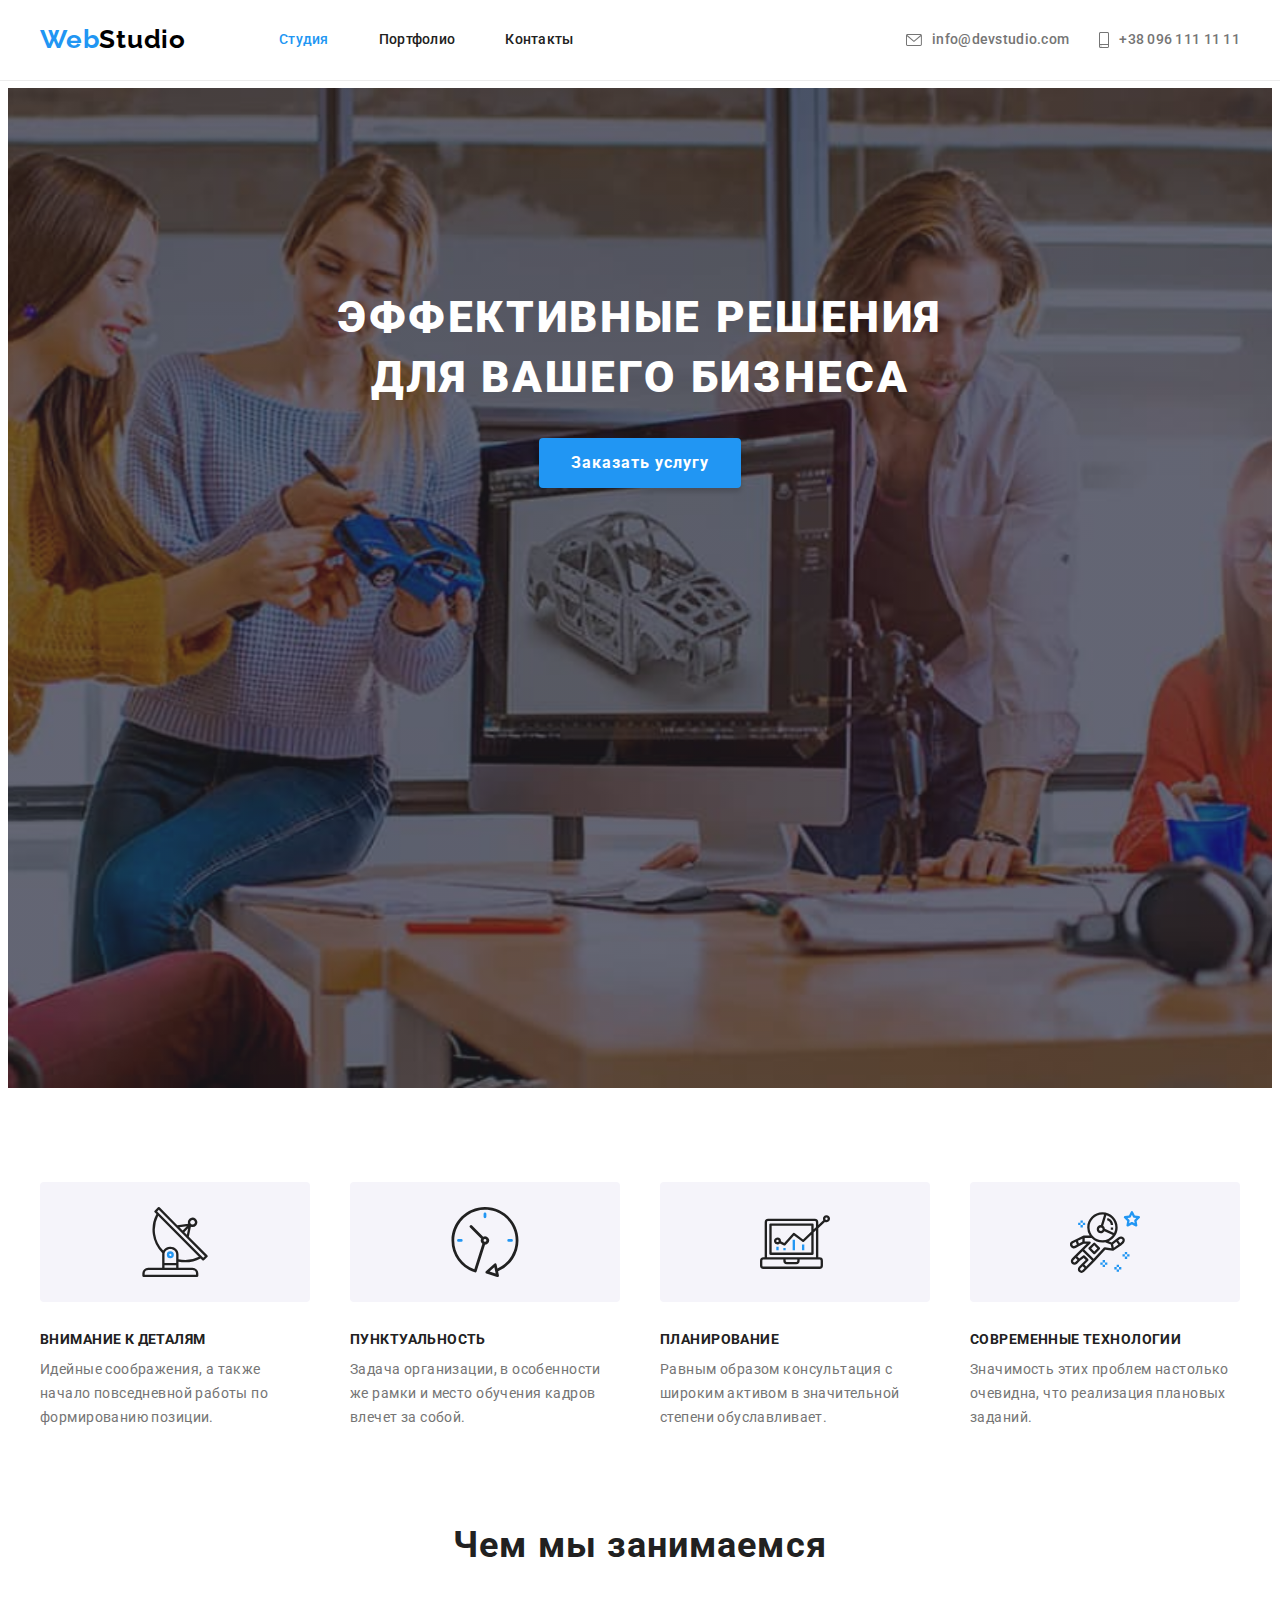
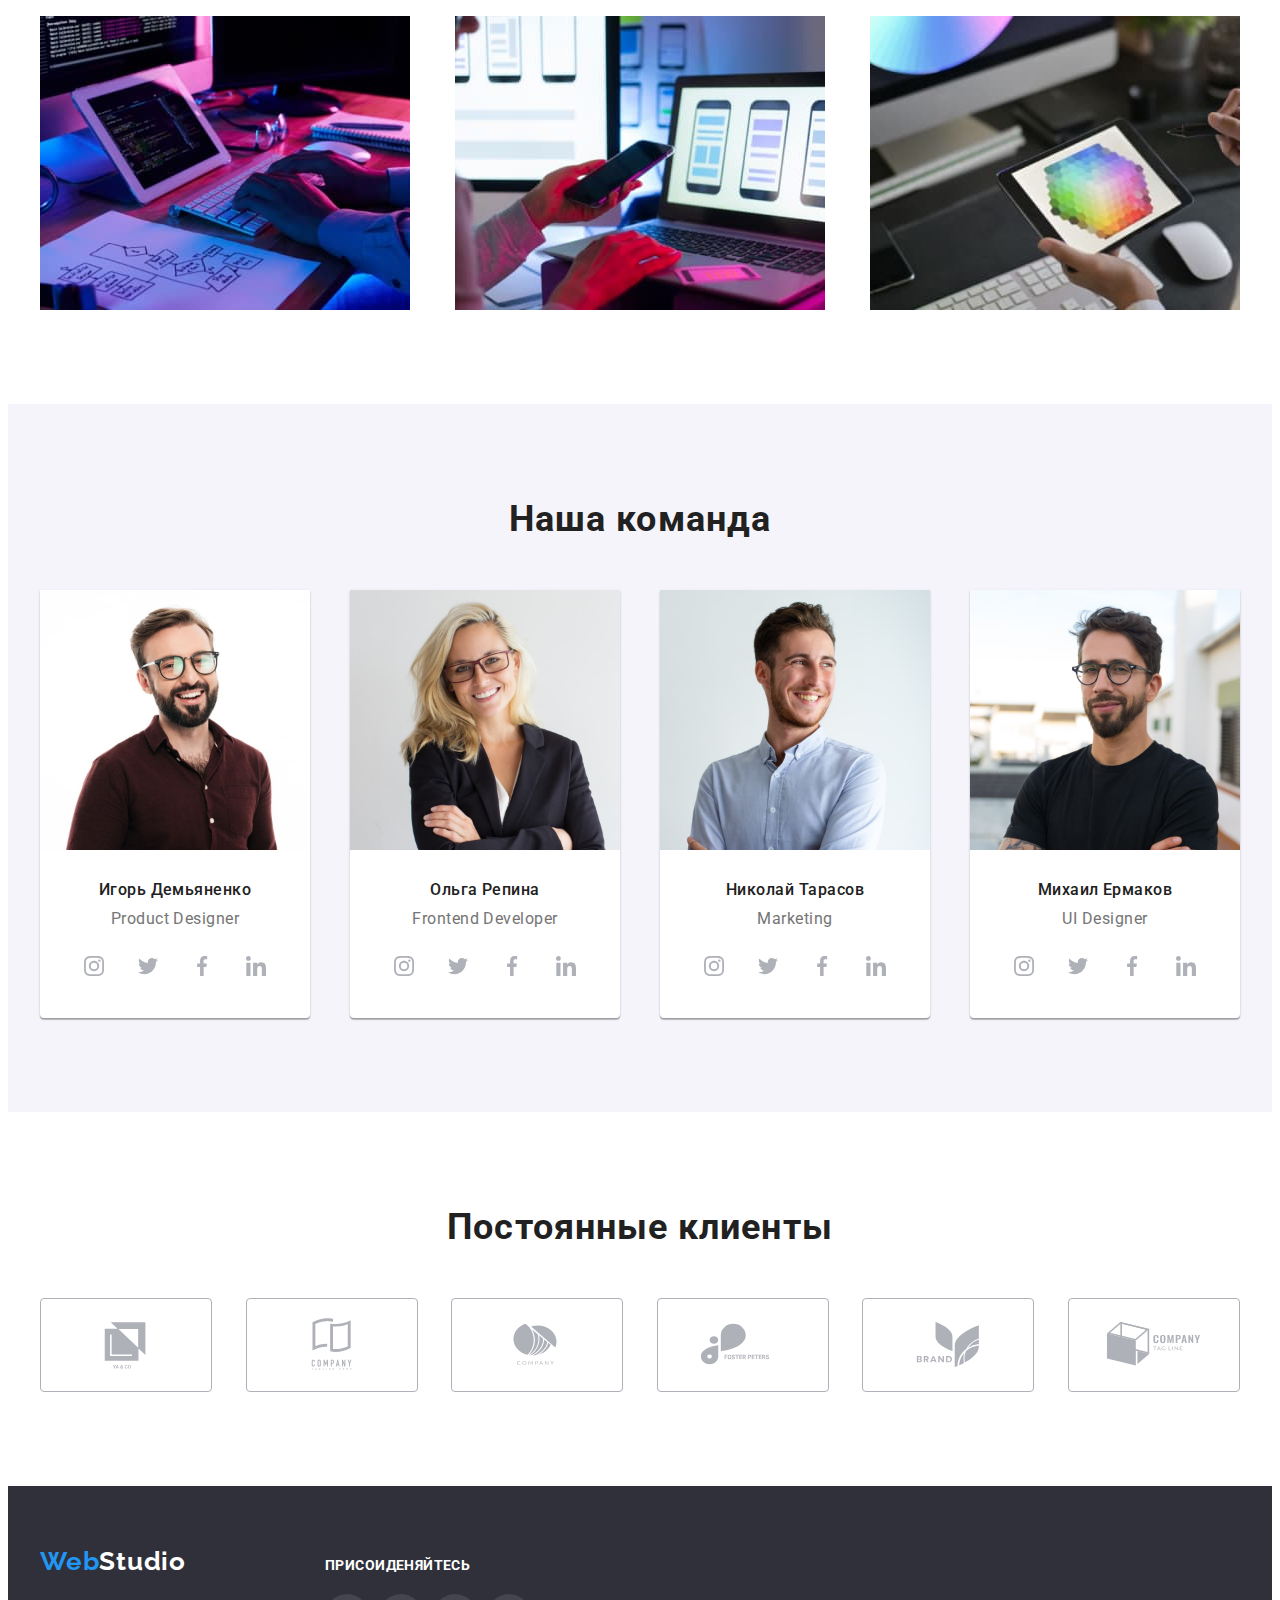
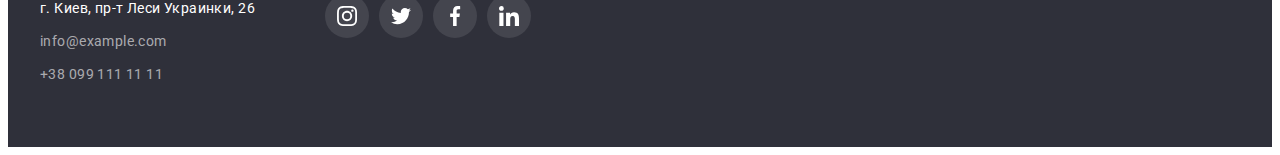
<file: index.html>
<!DOCTYPE html>
<html lang="ru">

<head>
    <meta charset="UTF-8">
    <meta http-equiv="X-UA-Compatible" content="IE=edge">
    <meta name="viewport" content="width=device-width, initial-scale=1.0">
    <title>WebStudio</title>
    <link rel="preconnect" href="https://fonts.googleapis.com">
    <link rel="preconnect" href="https://fonts.gstatic.com" crossorigin>
    <link
        href="https://fonts.googleapis.com/css2?family=Raleway:wght@700&family=Roboto:wght@400;500;700;900&display=swap"
        rel="stylesheet">
    <link rel="stylesheet" href="https://cdnjs.cloudflare.com/ajax/libs/modern-normalize/1.1.0/modern-normalize.min.css"
        integrity="sha512-wpPYUAdjBVSE4KJnH1VR1HeZfpl1ub8YT/NKx4PuQ5NmX2tKuGu6U/JRp5y+Y8XG2tV+wKQpNHVUX03MfMFn9Q=="
        crossorigin="anonymous" referrerpolicy="no-referrer" />

    <link rel="stylesheet" href="styles/styles.css">

</head>

<body>
    <!-- Шапка -->
    <header class="page-header">
        <div class="container header-nav">
            <nav class="page-nav">
                <a href="./index.html" class="header-logo"><span class="logo-first-part">Web</span>Studio</a>

                <ul class="site-nav list">
                    <li class="item"><a href="./index.html" class="link current">Студия</a></li>
                    <li class="item"><a href="./portfolio.html" class="link">Портфолио</a></li>
                    <li class="item"><a href="#main-footer" class="link"> Контакты</a></li>
                </ul>
            </nav>

            <ul class="header-contact list">
                <li class="item">
                    <a href="mailto:info@devstudio.com" class="link mail">
                        <div class="thumb">
                            <svg class="icon" width="16" height="12">
                                <use href="./images/sprite.svg#icon-mail"></use>
                            </svg>
                        </div>
                        info@devstudio.com
                    </a>
                </li>
                <li class=" item">
                    <a href="tel:+380961111111" class="link tel">
                        <div class="thumb">
                            <svg class="icon" width="10" height="16">
                                <use href="./images/sprite.svg#icon-smartphone"></use>
                            </svg>
                        </div>
                        +38 096 111 11 11

                    </a>
                </li>
            </ul>

        </div>
    </header>

    <!-- Тело страницы -->
    <main>
        <!-- Баннер -->
        <section class=" banner">
            <div class="container">
                <h1 class="banner-title">ЭФФЕКТИВНЫЕ РЕШЕНИЯ ДЛЯ ВАШЕГО БИЗНЕСА</h1>
                <button type="button" class="banner-btn">Заказать услугу</button>
            </div>
        </section>

        <!-- Особенности -->
        <section class="section peculiarities">
            <div class="container">
                <!-- Скрытый заголовок -->
                <h2 class="section-title visually-hidden">ОСОБЕННОСТИ</h2>
                <ul class="peculiarities-list list">
                    <li class="item">
                        <div class="thumb">
                            <svg class="icon" width="70" height="70">
                                <use href="./images/sprite.svg#icon-peculiarities-antenna">
                                </use>
                            </svg>
                        </div>
                        <h3 class="title">Внимание к деталям</h3>
                        <p class="text">Идейные соображения, а также начало повседневной
                            работы по
                            формированию позиции.</p>
                    </li>
                    <li class="item">
                        <div class="thumb">
                            <svg class="icon" width="70" height="70">
                                <use href="./images/sprite.svg#icon-peculiarities-clock">
                                </use>
                            </svg>
                        </div>
                        <h3 class="title">ПУНКТУАЛЬНОСТЬ</h3>
                        <p class="text">Задача организации, в особенности же рамки и место
                            обучения
                            кадров влечет за собой.</p>
                    </li>
                    <li class="item">
                        <div class="thumb">
                            <svg class="icon" width="70" height="70">
                                <use href="./images/sprite.svg#icon-peculiarities-diagram">
                                </use>
                            </svg>
                        </div>
                        <h3 class="title">ПЛАНИРОВАНИЕ</h3>
                        <p class="text">Равным образом консультация с широким активом в
                            значительной
                            степени обуславливает.</p>
                    </li>
                    <li class="item">
                        <div class="thumb">
                            <svg class="icon" width="70" height="70">
                                <use href="./images/sprite.svg#icon-peculiarities-astronaut">
                                </use>
                            </svg>
                        </div>
                        <h3 class="title">СОВРЕМЕННЫЕ ТЕХНОЛОГИИ</h3>
                        <p class="text">Значимость этих проблем настолько очевидна, что
                            реализация
                            плановых заданий.</p>
                    </li>

                </ul>
            </div>
        </section>

        <!-- Чем мы занимаемся -->
        <section class="section work">
            <div class="container">
                <h2 class="section-title">Чем мы занимаемся</h2>
                <ul class="work-list list">
                    <li>
                        <img src="./images/box1.jpg" alt="Написание веб сайтов" width="370" height="294">

                    </li>
                    <li>
                        <img src="./images/box2.jpg" alt="Написание прложений" width="370" height="294">
                    </li>
                    <li>
                        <img src="./images/box3.jpg" alt="Дизайн" width="370" height="294">
                    </li>

                </ul>
            </div>
        </section>

        <!-- Наша команда -->
        <section class=" section team">
            <div class="container">
                <h2 class="section-title">Наша команда</h2>
                <ul class="team-list list">
                    <li class="item">
                        <img src="./images/person1.jpg" class="img" alt="Сотрудник" width="270" height="260">
                        <h3 class="title">Игорь Демьяненко</h3>
                        <p class="text" lang="en">Product Designer</p>
                        <div class="team-social">
                            <ul class="team-social-links list">
                                <li class="item">
                                    <a href="https://www.instagram.com/" target="_blank" class="link">
                                        <div class="thumb">
                                            <svg class="icon" width="20" height="20">
                                                <use href="./images/sprite.svg#icon-social-logo-instagram">
                                                </use>
                                            </svg>
                                        </div>
                                    </a>
                                </li>
                                <li class="item">
                                    <a href="https://twitter.com/" target="_blank" class="link">
                                        <div class="thumb">
                                            <svg class="icon" width="20" height="20">
                                                <use href="./images/sprite.svg#icon-social-logo-twitter">
                                                </use>
                                            </svg>
                                        </div>
                                    </a>
                                </li>
                                <li class="item">
                                    <a href="https://www.facebook.com/" target="_blank" class="link">
                                        <div class="thumb">
                                            <svg class="icon" width="20" height="20">
                                                <use href="./images/sprite.svg#icon-social-logo-facebook">
                                                </use>
                                            </svg>
                                        </div>
                                    </a>
                                </li>
                                <li class="item">
                                    <a href="https://www.linkedin.com/" target="_blank" class="link">
                                        <div class="thumb">
                                            <svg class="icon" width="20" height="20">
                                                <use href="./images/sprite.svg#icon-social-logo-linkedin">
                                                </use>
                                            </svg>
                                        </div>
                                    </a>
                                </li>

                            </ul>
                        </div>
                    </li>
                    <li class="item">
                        <img src="./images/person2.jpg" class="img" alt="Сотрудник" width="270" height="260">
                        <h3 class="title">Ольга Репина</h3>
                        <p class="text" lang="en">Frontend Developer</p>
                        <div class="team-social">
                            <ul class="team-social-links list">
                                <li class="item">
                                    <a href="https://www.instagram.com/" target="_blank" class="link">
                                        <div class="thumb">
                                            <svg class="icon" width="20" height="20">
                                                <use href="./images/sprite.svg#icon-social-logo-instagram">
                                                </use>
                                            </svg>
                                        </div>
                                    </a>
                                </li>
                                <li class="item">
                                    <a href="https://twitter.com/" target="_blank" class="link">
                                        <div class="thumb">
                                            <svg class="icon" width="20" height="20">
                                                <use href="./images/sprite.svg#icon-social-logo-twitter">
                                                </use>
                                            </svg>
                                        </div>
                                    </a>
                                </li>
                                <li class="item">
                                    <a href="https://www.facebook.com/" target="_blank" class="link">
                                        <div class="thumb">
                                            <svg class="icon" width="20" height="20">
                                                <use href="./images/sprite.svg#icon-social-logo-facebook">
                                                </use>
                                            </svg>
                                        </div>
                                    </a>
                                </li>
                                <li class="item">
                                    <a href="https://www.linkedin.com/" target="_blank" class="link">
                                        <div class="thumb">
                                            <svg class="icon" width="20" height="20">
                                                <use href="./images/sprite.svg#icon-social-logo-linkedin">
                                                </use>
                                            </svg>
                                        </div>
                                    </a>
                                </li>

                            </ul>
                        </div>
                    </li>
                    <li class="item">
                        <img src="./images/person3.jpg" class="img" alt="Сотрудник" width="270" height="260">
                        <h3 class="title">Николай Тарасов</h3>
                        <p class="text" lang="en">Marketing</p>
                        <div class="team-social">
                            <ul class="team-social-links list">
                                <li class="item">
                                    <a href="https://www.instagram.com/" target="_blank" class="link">
                                        <div class="thumb">
                                            <svg class="icon" width="20" height="20">
                                                <use href="./images/sprite.svg#icon-social-logo-instagram">
                                                </use>
                                            </svg>
                                        </div>
                                    </a>
                                </li>
                                <li class="item">
                                    <a href="https://twitter.com/" target="_blank" class="link">
                                        <div class="thumb">
                                            <svg class="icon" width="20" height="20">
                                                <use href="./images/sprite.svg#icon-social-logo-twitter">
                                                </use>
                                            </svg>
                                        </div>
                                    </a>
                                </li>
                                <li class="item">
                                    <a href="https://www.facebook.com/" target="_blank" class="link">
                                        <div class="thumb">
                                            <svg class="icon" width="20" height="20">
                                                <use href="./images/sprite.svg#icon-social-logo-facebook">
                                                </use>
                                            </svg>
                                        </div>
                                    </a>
                                </li>
                                <li class="item">
                                    <a href="https://www.linkedin.com/" target="_blank" class="link">
                                        <div class="thumb">
                                            <svg class="icon" width="20" height="20">
                                                <use href="./images/sprite.svg#icon-social-logo-linkedin">
                                                </use>
                                            </svg>
                                        </div>
                                    </a>
                                </li>

                            </ul>
                        </div>
                    </li>
                    <li class="item">
                        <img src="./images/person4.jpg" class="img" alt="Сотрудник" width="270" height="260">
                        <h3 class="title">Михаил Ермаков</h3>
                        <p class="text" lang="en">UI Designer</p>
                        <div class="team-social">
                            <ul class="team-social-links list">
                                <li class="item">
                                    <a href="https://www.instagram.com/" target="_blank" class="link">
                                        <div class="thumb">
                                            <svg class="icon" width="20" height="20">
                                                <use href="./images/sprite.svg#icon-social-logo-instagram">
                                                </use>
                                            </svg>
                                        </div>
                                    </a>
                                </li>
                                <li class="item">
                                    <a href="https://twitter.com/" target="_blank" class="link">
                                        <div class="thumb">
                                            <svg class="icon" width="20" height="20">
                                                <use href="./images/sprite.svg#icon-social-logo-twitter">
                                                </use>
                                            </svg>
                                        </div>
                                    </a>
                                </li>
                                <li class="item">
                                    <a href="https://www.facebook.com/" target="_blank" class="link">
                                        <div class="thumb">
                                            <svg class="icon" width="20" height="20">
                                                <use href="./images/sprite.svg#icon-social-logo-facebook">
                                                </use>
                                            </svg>
                                        </div>
                                    </a>
                                </li>
                                <li class="item">
                                    <a href="https://www.linkedin.com/" target="_blank" class="link">
                                        <div class="thumb">
                                            <svg class="icon" width="20" height="20">
                                                <use href="./images/sprite.svg#icon-social-logo-linkedin">
                                                </use>
                                            </svg>
                                        </div>
                                    </a>
                                </li>

                            </ul>
                        </div>
                    </li>
                </ul>
            </div>
        </section>

        <!-- Постоенные клиенты -->
        <section class="section client">
            <div class="container">
                <h2 class="section-title">Постоянные клиенты</h2>
                <ul class="client-list list">
                    <li class="item">
                        <div class="thumb">
                            <svg class="icon" width="106" height="60">
                                <use href="./images/sprite.svg#icon-client-logo1"></use>
                            </svg>
                        </div>
                    </li>
                    <li class="item">
                        <div class="thumb">
                            <svg class="icon" width="106" height="60">
                                <use href="./images/sprite.svg#icon-client-logo2"></use>
                            </svg>
                        </div>
                    </li>
                    <li class="item">
                        <div class="thumb">
                            <svg class="icon" width="106" height="60">
                                <use href="./images/sprite.svg#icon-client-logo3"></use>
                            </svg>
                        </div>
                    </li>
                    <li class="item">
                        <div class="thumb">
                            <svg class="icon" width="106" height="60">
                                <use href="./images/sprite.svg#icon-client-logo4"></use>
                            </svg>
                        </div>
                    </li>
                    <li class="item">
                        <div class="thumb">
                            <svg class="icon" width="106" height="60">
                                <use href="./images/sprite.svg#icon-client-logo5"></use>
                            </svg>
                        </div>
                    </li>
                    <li class="item">
                        <div class="thumb">
                            <svg class="icon" width="106" height="60">
                                <use href="./images/sprite.svg#icon-client-logo6"></use>
                            </svg>
                        </div>
                    </li>
                </ul>
            </div>
        </section>
    </main>



    <!-- Футтер -->
    <footer class="page-footer" id="main-footer">
        <div class="container footer">
            <div>
                <a href="./index.html" class="footer-logo"><span class="logo-first-part">Web</span>Studio</a>

                <address>
                    <ul class="footer-contact list">
                        <li>
                            <p class="footer-adress">г. Киев, пр-т Леси Украинки, 26</p>
                        </li>
                        <li><a href="mailto:info@example.com" class="link mail">info@example.com</a></li>
                        <li><a href="tel:+380991111111" class="link tel">+38 099 111 11
                                11</a></li>
                    </ul>
                </address>
            </div>
            <div class="footer-connect">
                <p class="title">ПРИСОИДЕНЯЙТЕСЬ</p>
                <div class="connect">
                    <ul class="connect-social-links list">
                        <li class="item">
                            <a href="https://www.instagram.com/" target="_blank" class="link">
                                <div class="thumb">
                                    <svg class="icon" width="20" height="20">
                                        <use href="./images/sprite.svg#icon-social-logo-instagram">
                                        </use>
                                    </svg>
                                </div>
                            </a>
                        </li>
                        <li class="item">
                            <a href="https://twitter.com/" target="_blank" class="link">
                                <div class="thumb">
                                    <svg class="icon" width="20" height="20">
                                        <use href="./images/sprite.svg#icon-social-logo-twitter">
                                        </use>
                                    </svg>
                                </div>
                            </a>
                        </li>
                        <li class="item">
                            <a href="https://www.facebook.com/" target="_blank" class="link">
                                <div class="thumb">
                                    <svg class="icon" width="20" height="20">
                                        <use href="./images/sprite.svg#icon-social-logo-facebook">
                                        </use>
                                    </svg>
                                </div>
                            </a>
                        </li>
                        <li class="item">
                            <a href="https://www.linkedin.com/" target="_blank" class="link">
                                <div class="thumb">
                                    <svg class="icon" width="20" height="20">
                                        <use href="./images/sprite.svg#icon-social-logo-linkedin">
                                        </use>
                                    </svg>
                                </div>
                            </a>
                        </li>


                    </ul>
                </div>

            </div>
        </div>

    </footer>
</body>

</html>
</file>
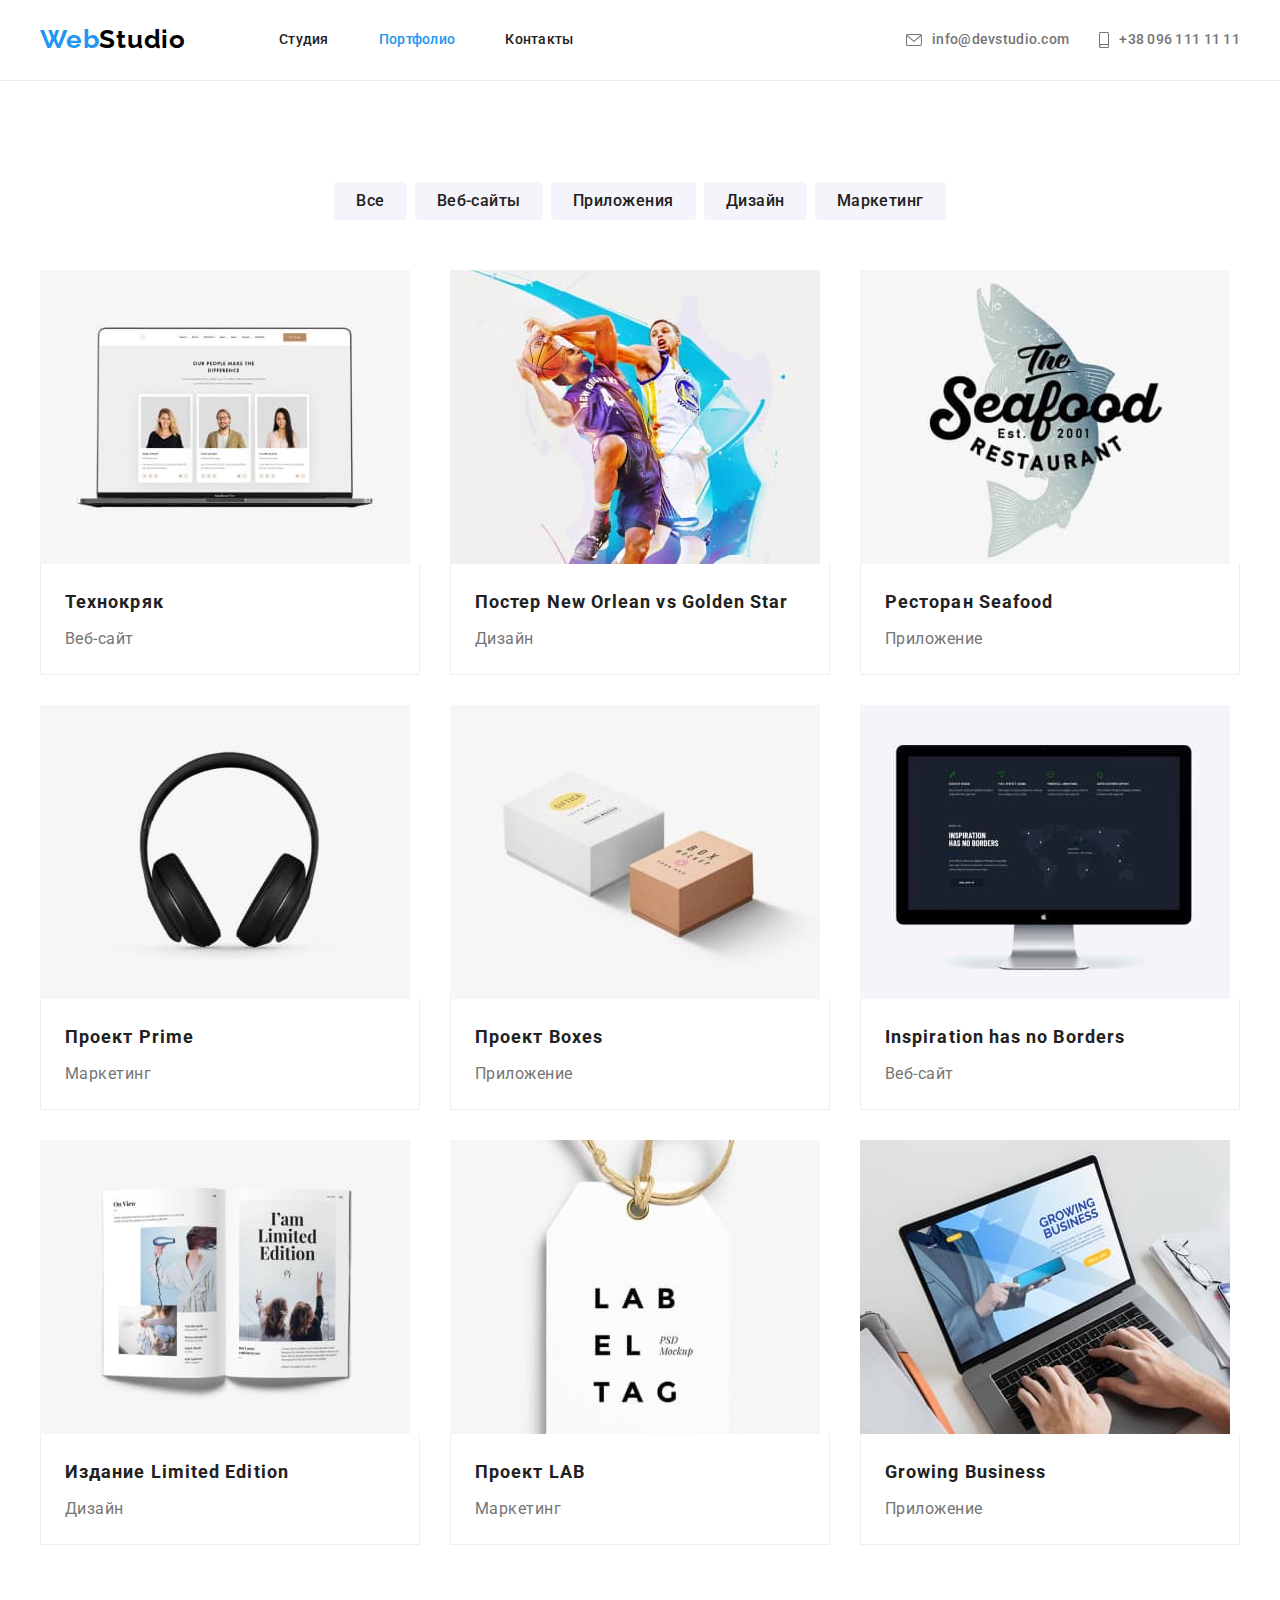
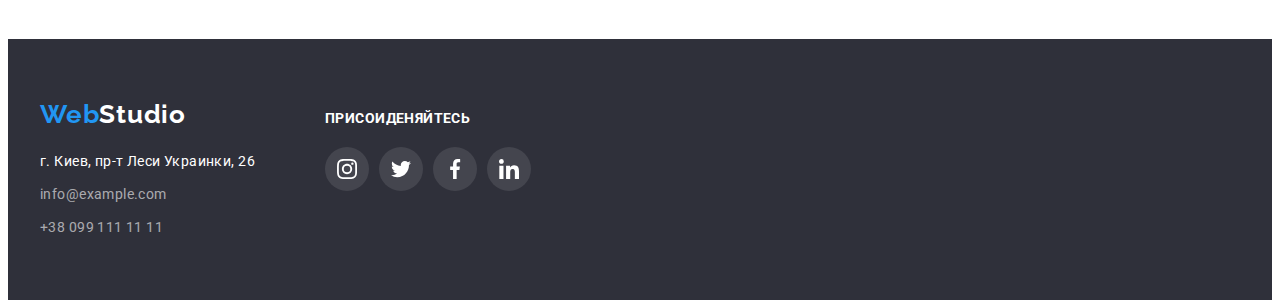
<file: portfolio.html>
<!DOCTYPE html>
<html lang="ru">

<head>
    <meta charset="UTF-8">
    <meta http-equiv="X-UA-Compatible" content="IE=edge">
    <meta name="viewport" content="width=device-width, initial-scale=1.0">
    <title>WebStudio</title>
    <link rel="preconnect" href="https://fonts.googleapis.com">
    <link rel="preconnect" href="https://fonts.gstatic.com" crossorigin>
    <link
        href="https://fonts.googleapis.com/css2?family=Raleway:wght@700&family=Roboto:wght@400;500;700;900&display=swap"
        rel="stylesheet">
    <link rel="stylesheet" href="https://cdnjs.cloudflare.com/ajax/libs/modern-normalize/1.1.0/modern-normalize.min.css"
        integrity="sha512-wpPYUAdjBVSE4KJnH1VR1HeZfpl1ub8YT/NKx4PuQ5NmX2tKuGu6U/JRp5y+Y8XG2tV+wKQpNHVUX03MfMFn9Q=="
        crossorigin="anonymous" referrerpolicy="no-referrer" />

    <link rel="stylesheet" href="styles/styles.css">
</head>

<body>
    <!-- Шапка -->
    <header class="page-header">
        <div class="container header-nav">
            <nav class="page-nav">
                <a href="./index.html" class="header-logo"><span class="logo-first-part">Web</span>Studio</a>

                <ul class="site-nav list">
                    <li class="item"><a href="./index.html" class="link">Студия</a></li>
                    <li class="item"><a href="./portfolio.html" class="link current">Портфолио</a></li>
                    <li class="item"><a href="#portfolio-footer" class="link"> Контакты</a></li>
                </ul>
            </nav>

            <ul class="header-contact list">
                <li class="item">
                    <a href="mailto:info@devstudio.com" class="link mail">
                        <div class="thumb">
                            <svg class="icon" width="16" height="12">
                                <use href="./images/sprite.svg#icon-mail"></use>
                            </svg>
                        </div>
                        info@devstudio.com
                    </a>
                </li>
                <li class=" item">
                    <a href="tel:+380961111111" class="link tel">
                        <div class="thumb">
                            <svg class="icon" width="10" height="16">
                                <use href="./images/sprite.svg#icon-smartphone"></use>
                            </svg>
                        </div>
                        +38 096 111 11 11

                    </a>
                </li>
            </ul>
        </div>
    </header>

    <!-- Тело страницы -->
    <main>
        <section class="portfolio">
            <div class="container">
                <!-- Скрытый заголовок -->
                <h1 class="visually-hidden">Портофолио</h1>
                <ul class="portfolio-filter list">
                    <li class="item"><button type="button" class="btn">Все</button></li>
                    <li class="item"><button type="button" class="btn">Веб-сайты</button></li>
                    <li class="item"><button type="button" class="btn">Приложения</button></li>
                    <li class="item"><button type="button" class="btn">Дизайн</button></li>
                    <li class="item"><button type="button" class="btn">Маркетинг</button></li>
                </ul>

                <div>
                    <ul class="portfolio-project list">
                        <li class="item">
                            <a href="" class="link">
                                <img src="./images/portfolio-img/portfolio-project-1.jpg" class="img"
                                    alt="Ноутбук с изображением веб-сайта" width="370" height="294">
                                <div class="img-sign">
                                    <h2 class="title">Технокряк</h2>
                                    <p class="text">Веб-сайт</p>
                                </div>
                            </a>
                        </li>
                        <li class="item">
                            <a href="" class="link">
                                <img src="./images/portfolio-img/portfolio-project-2.jpg" class="img"
                                    alt="Два баскетболиста" width="370" height="294">
                                <div class="img-sign">
                                    <h2 class="title">Постер New Orlean vs Golden Star</h2>
                                    <p class="text">Дизайн</p>
                                </div>
                            </a>
                        </li>
                        <li class="item">
                            <a href="" class="link">
                                <img src=" ./images/portfolio-img/portfolio-project-3.jpg" class="img"
                                    alt="Рыба с логотипом компании" width="370" height="294">
                                <div class="img-sign">
                                    <h2 class="title">Ресторан Seafood</h2>
                                    <p class="text">Приложение</p>
                                </div>
                            </a>
                        </li>
                        <li class="item">
                            <a href="" class="link">
                                <img src=" ./images/portfolio-img/portfolio-project-4.jpg" class="img"
                                    alt="Черные наушники" width="370" height="294">
                                <div class="img-sign">
                                    <h2 class="title">Проект Prime</h2>
                                    <p class="text">Маркетинг</p>
                                </div>
                            </a>
                        </li>
                        <li class="item">
                            <a href="" class="link">
                                <img src=" ./images/portfolio-img/portfolio-project-5.jpg" class="img" alt="Две коробки"
                                    width="370" height="294">
                                <div class="img-sign">
                                    <h2 class="title">Проект Boxes</h2>
                                    <p class="text">Приложение</p>
                                </div>
                            </a>
                        </li>
                        <li class="item">
                            <a href="" class="link">
                                <img src=" ./images/portfolio-img/portfolio-project-6.jpg" class="img"
                                    alt="Монитор с изображением веб-сайта" width="370" height="294">
                                <div class="img-sign">
                                    <h2 class="title">Inspiration has no Borders</h2>
                                    <p class="text">Веб-сайт</p>
                                </div>
                            </a>
                        </li>
                        <li class="item">
                            <a href="" class="link">
                                <img src=" ./images/portfolio-img/portfolio-project-7.jpg" class="img"
                                    alt="Развернутая книга" width="370" height="294">
                                <div class="img-sign">
                                    <h2 class="title">Издание Limited Edition</h2>
                                    <p class="text">Дизайн</p>
                                </div>
                            </a>
                        </li>
                        <li class="item">
                            <a href="" class="link">
                                <img src=" ./images/portfolio-img/portfolio-project-8.jpg" class="img"
                                    alt="Ярлычок с логотипом" width="370" height="294">
                                <div class="img-sign">
                                    <h2 class="title">Проект LAB</h2>
                                    <p class="text">Маркетинг</p>
                                </div>
                            </a>
                        </li>
                        <li class="item">
                            <a href="" class="link">
                                <img src=" ./images/portfolio-img/portfolio-project-9.jpg" class="img"
                                    alt="Ноутбук с изображением телефона" width="370" height="294">
                                <div class="img-sign">
                                    <h2 class="title">Growing Business</h2>
                                    <p class="text">Приложение</p>
                                </div>
                            </a>
                        </li>

                    </ul>
                </div>
            </div>
        </section>
    </main>

    <!-- Футтер -->
    <footer class="page-footer" id="portfolio-footer">
        <div class="container footer">
            <div>
                <a href="./index.html" class="footer-logo"><span class="logo-first-part">Web</span>Studio</a>

                <address>
                    <ul class="footer-contact list">
                        <li>
                            <p class="footer-adress">г. Киев, пр-т Леси Украинки, 26</p>
                        </li>
                        <li><a href="mailto:info@example.com" class="link mail">info@example.com</a></li>
                        <li><a href="tel:+380991111111" class="link tel">+38 099 111 11 11</a></li>
                    </ul>
                </address>
            </div>
            <div class="footer-connect">
                <p class="title">ПРИСОИДЕНЯЙТЕСЬ</p>
                <div class="connect">

                    <ul class="connect-social-links list">
                        <li class="item">
                            <a href="https://www.instagram.com/" target="_blank" class="link">
                                <div class="thumb">
                                    <svg class="icon" width="20" height="20">
                                        <use href="./images/sprite.svg#icon-social-logo-instagram"></use>
                                    </svg>
                                </div>
                            </a>
                        </li>
                        <li class="item">
                            <a href="https://twitter.com/" target="_blank" class="link">
                                <div class="thumb">
                                    <svg class="icon" width="20" height="20">
                                        <use href="./images/sprite.svg#icon-social-logo-twitter"></use>
                                    </svg>
                                </div>
                            </a>
                        </li>
                        <li class="item">
                            <a href="https://www.facebook.com/" target="_blank" class="link">
                                <div class="thumb">
                                    <svg class="icon" width="20" height="20">
                                        <use href="./images/sprite.svg#icon-social-logo-facebook"></use>
                                    </svg>
                                </div>
                            </a>
                        </li>
                        <li class="item">
                            <a href="https://www.linkedin.com/" target="_blank" class="link">
                                <div class="thumb">
                                    <svg class="icon" width="20" height="20">
                                        <use href="./images/sprite.svg#icon-social-logo-linkedin"></use>
                                    </svg>
                                </div>
                            </a>
                        </li>


                    </ul>
                </div>

            </div>
        </div>

    </footer>
</body>

</html>
</file>
<file: styles/styles.css>
:root {
  --text-primary-black-color: #212121;
  --text-second-black-color: #757575;
  --text-third-white-color: #ffffff;

  --focus-color: #2196f3;
  --focus-second-color: #188ce8; /* focus кнопки на баннере */

  --text-logo-black-color: #000000;
  --text-contact-footer-white-color: rgba(255, 255, 255, 0.6); /* tel и mail в футере */

  --background-primary-color: #ffffff;
  --background-second-color: #2f303a;
  --background-third-color: #f5f4fa;
  --background-connect-social-link-color: rgba(255, 255, 255, 0.1);

  --gradient-banner: rgba(47, 48, 58, 0.4);

  --border-header-line: #ececec;
  --border-portfolio-card: #eeeeee;
  --border-client-color: #afb1b8;

  --shadow-main-button: rgba(0, 0, 0, 0.15);
  --shadow-team-item-card: 0px 1px 3px rgba(0, 0, 0, 0.12), 0px 1px 1px rgba(0, 0, 0, 0.14),
    0px 2px 1px rgba(0, 0, 0, 0.2);
  --shadow-portfolio-filter: 0px 3px 1px rgba(0, 0, 0, 0.1), 0px 1px 2px rgba(0, 0, 0, 0.08),
    0px 2px 2px rgba(0, 0, 0, 0.12);
  --shadow-portfiolio-card-focus: 0px 1px 1px rgba(0, 0, 0, 0.12), 0px 4px 4px rgba(0, 0, 0, 0.06),
    1px 4px 6px rgba(0, 0, 0, 0.16);
}

/* 
font-family: 'Raleway', sans-serif;
font-family: 'Roboto', sans-serif; 
*/

.list {
  list-style: none;
  padding: 0;
  margin: 0;
}

h1,
h2,
h3,
p {
  margin-top: 0;
  margin-bottom: 0;
}
img {
  display: block;
  max-width: 100%;
  height: auto;
}

.container {
  margin-left: auto;
  margin-right: auto;
  width: 1200px;
  padding-left: 15px;
  padding-right: 15px;
}

body {
  background: var(--background-primary-color);
  color: var(--text-primary-black-color);
  font-family: 'Roboto', sans-serif;

  padding-top: 80px;
}

/* header */
.page-header {
  border-bottom: 1px solid var(--border-header-line);

  /* фиксируем header */
  position: fixed;
  width: 100%;
  min-height: 80px;
  top: 0;
  left: 0;
  background-color: var(--background-primary-color);
}

.header-nav {
  display: flex;
  align-items: center;
}

.page-nav {
  display: flex;
  align-items: center;
}

/* header logo */
.header-logo {
  text-decoration: none;
  color: var(--text-logo-black-color);
  font-family: 'Raleway', sans-serif;
  font-weight: 700;
  font-size: 26px;
  line-height: 1.2;
  letter-spacing: 0.03em;

  display: inline-block;

  padding-top: 24px;
  padding-bottom: 25px;
  margin-right: 93px;
}

.logo-first-part {
  color: var(--focus-color);
}

/* header link navigation */
.site-nav {
  display: flex;
}

.site-nav .item:not(:last-child) {
  margin-right: 50px;
}

.site-nav .link {
  display: block;
  padding-top: 32px;
  padding-bottom: 32px;

  text-decoration: none;
  color: var(--text-primary-black-color);
  font-weight: 500;
  font-size: 14px;
  line-height: 1.14;
  letter-spacing: 0.02em;
}
.site-nav .link.current {
  color: var(--focus-color);
}

/* header contact */
.header-contact {
  display: flex;
  margin-left: auto;
}

.header-contact .item:not(:last-child) {
  margin-right: 30px;
}

.header-contact .link {
  display: flex;
  align-items: center;
  justify-content: center;

  padding-top: 32px;
  padding-bottom: 32px;

  text-decoration: none;
  color: var(--text-second-black-color);
  font-weight: 500;
  font-size: 14px;
  line-height: 1.14;
  letter-spacing: 0.02em;

  fill: var(--text-second-black-color);
}

.header-contact .list {
  display: flex;
}

.header-contact .thumb {
  display: flex;
  align-items: center;
  justify-content: center;
  margin-right: 10px;
}
.site-nav .link:hover,
.site-nav .link:focus,
.header-contact .link:hover,
.header-contact .link:focus {
  color: var(--focus-color);
  fill: var(--focus-color);
}

/* main */
/* main section banner */
.banner {
  max-width: 1600px;
  height: 600px;
  margin-left: auto;
  margin-right: auto;
  text-align: center;

  background-repeat: no-repeat;
  background-position: center;
  background-size: cover;
  background-image: linear-gradient(to right, var(--gradient-banner), var(--gradient-banner)),
    url('../images/banner.jpg');
  background-color: var(--background-second-color);

  padding-top: 200px;
  padding-bottom: 200px;
}

.banner-title {
  color: var(--text-third-white-color);
  font-weight: 900;
  font-size: 44px;
  line-height: 1.36;
  text-align: center;
  letter-spacing: 0.06em;
  text-transform: uppercase;

  width: 700px;
  margin: 0 auto 30px auto;
}

.banner-btn {
  display: inline-block;
  background-color: var(--focus-color);
  color: var(--text-third-white-color);
  font-family: inherit;
  font-weight: 700;
  font-size: 16px;
  line-height: 1.88;
  letter-spacing: 0.06em;

  min-width: 200px;
  padding: 10px 32px;

  border-style: inherit;
  box-shadow: 0px 4px 4px var(--shadow-main-button);
  border-radius: 4px;
  cursor: pointer;
}
.banner-btn:hover,
.banner-btn:focus {
  background-color: var(--focus-second-color);
}

/* main all section name h2*/
.section-title {
  font-size: 36px;
  line-height: 1.17;
  text-align: center;
  letter-spacing: 0.03em;

  margin-bottom: 50px;
}

/* main section peculiarities */

.section.peculiarities {
  /* background-color: darkgoldenrod; */
  padding-top: 94px;
  padding-bottom: 94px;
}

/* скрываем заголовок */
.visually-hidden {
  position: absolute;
  width: 1px;
  height: 1px;
  margin: -1px;
  border: 0;
  padding: 0;
  white-space: nowrap;
  clip-path: inset(100%);
  clip: rect(0 0 0 0);
  overflow: hidden;
}

.peculiarities-list {
  display: flex;
  justify-content: space-between;
}

.peculiarities-list .item {
  width: 270px;
}

.peculiarities-list .thumb {
  width: 270px;
  height: 120px;

  display: flex;
  align-items: center;
  justify-content: center;

  margin-bottom: 30px;

  background: var(--background-third-color);
  border-radius: 4px;
}

.peculiarities-list .title {
  font-size: 14px;
  line-height: 1.14;
  letter-spacing: 0.03em;
  text-transform: uppercase;

  margin-bottom: 10px;
}

.peculiarities-list .text {
  color: var(--text-second-black-color);
  font-size: 14px;
  line-height: 1.71;
  letter-spacing: 0.03em;
}

/* section work */
.section.work {
  padding-bottom: 94px;
}

.work-list {
  display: flex;
  justify-content: space-between;
}

/* section team */
.team {
  background-color: var(--background-third-color);
  padding-top: 94px;
  padding-bottom: 94px;
}

.team-list {
  display: flex;
  justify-content: space-between;
}
.team-list > .item {
  background-color: var(--background-primary-color);
  box-shadow: var(--shadow-team-item-card);
  border-radius: 0px 0px 4px 4px;
}

.team-list .img {
  margin-bottom: 30px;
}
.team-list .title {
  font-weight: 500;
  font-size: 16px;
  line-height: 1.19;
  text-align: center;
  letter-spacing: 0.03em;

  margin-bottom: 10px;
}
.team-list .text {
  color: var(--text-second-black-color);
  font-size: 16px;
  line-height: 1.19;
  text-align: center;
  letter-spacing: 0.03em;

  margin-bottom: 16px;
}

.team-social {
  margin: 0 32px 30px 32px;
}

.team-social-links {
  display: flex;
  justify-content: space-between;
}

.team-social .link {
  display: flex;
  align-items: center;
  justify-content: center;

  width: 44px;
  height: 44px;

  border-radius: 50%;

  fill: var(--border-client-color);
  background-color: var(--background-primary-color);
}

.team-social .thumb {
  width: 20px;
  height: 20px;
}

.team-social .link:hover,
.team-social .link:focus {
  fill: var(--background-primary-color);
  background-color: var(--focus-color);
}

/* section client */
.client {
  padding-top: 94px;
  padding-bottom: 94px;
}

.client-list {
  display: flex;
  justify-content: space-between;
}

.client-list .thumb {
  width: 170px;
  height: 92px;

  display: flex;
  align-items: center;
  justify-content: center;

  fill: var(--border-client-color);

  border: 1px solid var(--border-client-color);
  border-radius: 4px;
}

.client-list .thumb:hover,
.client-list .thumb:focus {
  fill: var(--focus-color);
  border: 1px solid var(--focus-color);
}

/* footer */
.page-footer {
  background-color: var(--background-second-color);
  padding-top: 60px;
  padding-bottom: 60px;
}

.container.footer {
  display: flex;
  align-items: baseline;
}

.footer-connect {
  margin-left: 70px;
}
.container.footer .connect {
  margin-top: 20px;
  width: 206px;
}

.footer-connect > .title {
  font-weight: 700;
  font-size: 14px;
  line-height: 1.14;
  letter-spacing: 0.03em;
  text-transform: uppercase;

  color: var(--background-primary-color);
}

.connect-social-links {
  display: flex;
  justify-content: space-between;
}

.connect-social-links .link {
  display: flex;
  justify-content: center;
  align-items: center;

  width: 44px;
  height: 44px;

  border-radius: 50%;

  fill: var(--background-primary-color);
  background-color: var(--background-connect-social-link-color);
}

.connect-social-links .thumb {
  width: 20px;
  height: 20px;
}

.connect-social-links .link:hover,
.connect-social-links .link:focus {
  background-color: var(--focus-color);
}

.team-social .link:hover,
.team-social .link:focus {
  fill: var(--background-primary-color);
  background-color: var(--focus-color);
}

/* footer logo*/
.footer-logo {
  display: inline-block;
  text-decoration: none;
  color: var(--background-primary-color);
  font-family: 'Raleway', sans-serif;
  font-weight: 700;
  font-size: 26px;
  line-height: 1.2;
  letter-spacing: 0.03em;

  margin-bottom: 20px;
}

/* footer adress*/
.page-footer address {
  font-style: normal;
}

.footer-adress {
  color: var(--text-third-white-color);
  font-size: 14px;
  line-height: 1.71;
  letter-spacing: 0.03em;

  margin-bottom: 9px;
}

.footer-contact .mail {
  display: inline-block;
  margin-bottom: 9px;
}

/* footer contact link*/
.footer-contact .link {
  text-decoration: none;
  color: var(--text-contact-footer-white-color);
  font-weight: 400;
  font-size: 14px;
  line-height: 1.71;
  letter-spacing: 0.03em;
}

/* footer focus on tel and mail*/
.footer-contact .link:hover,
.footer-contact .link:focus {
  text-decoration: none;
  color: var(--focus-color);
}

/* portfolio */

.portfolio {
  padding-top: 94px;
  padding-bottom: 94px;
}

/* portfolio filter-button  */
.portfolio-filter {
  display: flex;
  justify-content: center;

  margin-bottom: 50px;
}

.portfolio-filter .item:not(:last-child) {
  margin-right: 8px;
}

.portfolio-filter .btn {
  background-color: var(--background-third-color);
  color: var(--text-primary-black-color);
  font-family: inherit;
  font-weight: 500;
  font-size: 16px;
  line-height: 1.62;
  letter-spacing: 0.03em;

  cursor: pointer;
  padding: 6px 22px;
  border-style: inherit;
  border-radius: 4px;
}

.portfolio-filter .btn:hover,
.portfolio-filter .btn:focus {
  background-color: var(--focus-color);
  color: var(--text-third-white-color);
  box-shadow: var(--shadow-portfolio-filter);
}

/*Portfolio cards */
.portfolio-project {
  display: flex;
  flex-wrap: wrap;
  margin-top: -30px;
  margin-left: -30px;
}

.portfolio-project .item {
  flex-basis: calc(100% / 3 - 30px);
  margin-top: 30px;
  margin-left: 30px;
}
.portfolio-project .link {
  display: block;
}

.portfolio-project .link:hover,
.portfolio-project .link:focus {
  box-shadow: var(--shadow-portfiolio-card-focus);
}

.portfolio-project .img-sign {
  padding: 20px 24px;

  border-right: 1px solid var(--border-portfolio-card);
  border-bottom: 1px solid var(--border-portfolio-card);
  border-left: 1px solid var(--border-portfolio-card);
}

.portfolio-project .title {
  color: var(--text-primary-black-color);
  font-size: 18px;
  line-height: 2;
  letter-spacing: 0.06em;

  margin-bottom: 4px;
}

.portfolio-project .text {
  color: var(--text-second-black-color);
  font-size: 16px;
  line-height: 1.88;
  letter-spacing: 0.03em;
}

.portfolio-project .link {
  text-decoration: none;
}
</file>
